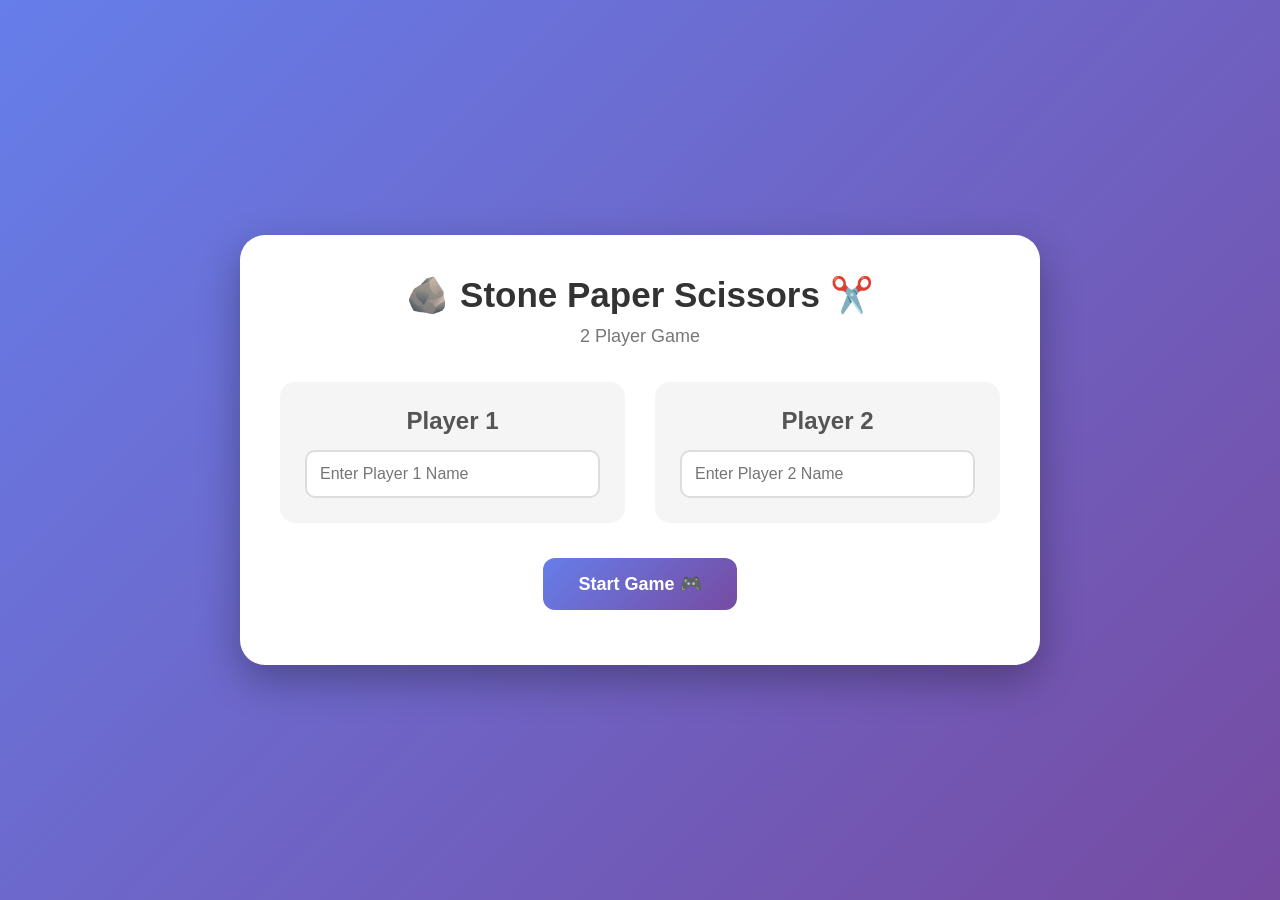
<file: index.html>
<!DOCTYPE html>
<html lang="en">
<head>
    <meta charset="UTF-8">
    <meta name="viewport" content="width=device-width, initial-scale=1.0">

    <title>Stone Paper Scissors</title>

    <link rel="stylesheet" href="style.css">
</head>

<body>

    <div class="container">

        <h1>🪨 Stone Paper Scissors ✂️</h1>

        <p class="subtitle">2 Player Game</p>

        <div class="players">

            <div class="player-box">
                <h2>Player 1</h2>

                <input
                    type="text"
                    id="player1"
                    placeholder="Enter Player 1 Name"
                >
            </div>

            <div class="player-box">
                <h2>Player 2</h2>

                <input
                    type="text"
                    id="player2"
                    placeholder="Enter Player 2 Name"
                >
            </div>

        </div>

        <button class="start-btn" onclick="startGame()">
            Start Game 🎮
        </button>

        <p id="error"></p>

    </div>

    <script src="script.js"></script>

</body>
</html>
</file>
<file: style.css>
* {
    margin: 0;
    padding: 0;
    box-sizing: border-box;
}

body {
    font-family: Arial, sans-serif;

    min-height: 100vh;

    display: flex;
    justify-content: center;
    align-items: center;

    background: linear-gradient(
        135deg,
        #667eea,
        #764ba2
    );

    padding: 20px;
}

.container {
    width: 100%;
    max-width: 800px;

    background: white;

    padding: 40px;

    border-radius: 25px;

    text-align: center;

    box-shadow: 0 15px 40px rgba(0, 0, 0, 0.3);
}

h1 {
    color: #333;
    font-size: 35px;

    margin-bottom: 10px;
}

.subtitle {
    color: #777;
    font-size: 18px;

    margin-bottom: 35px;
}

.players {
    display: flex;

    justify-content: center;

    gap: 30px;

    margin-bottom: 35px;
}

.player-box {
    width: 50%;

    padding: 25px;

    background: #f5f5f5;

    border-radius: 15px;

    transition: 0.3s;
}

.player-box:hover {
    transform: translateY(-5px);

    box-shadow: 0 8px 20px rgba(0, 0, 0, 0.15);
}

.player-box h2 {
    color: #555;

    margin-bottom: 15px;
}

input {
    width: 100%;

    padding: 13px;

    border: 2px solid #ddd;

    border-radius: 10px;

    font-size: 16px;

    outline: none;
}

input:focus {
    border-color: #667eea;
}

.start-btn {
    padding: 15px 35px;

    border: none;

    border-radius: 12px;

    background: linear-gradient(
        135deg,
        #667eea,
        #764ba2
    );

    color: white;

    font-size: 18px;

    font-weight: bold;

    cursor: pointer;

    transition: 0.3s;
}

.start-btn:hover {
    transform: scale(1.05);

    box-shadow: 0 8px 20px rgba(102, 126, 234, 0.4);
}

#error {
    color: #e74c3c;

    margin-top: 15px;

    font-weight: bold;
}


/* Responsive */

@media (max-width: 600px) {

    .container {
        padding: 25px;
    }

    h1 {
        font-size: 26px;
    }

    .players {
        flex-direction: column;

        gap: 15px;
    }

    .player-box {
        width: 100%;
    }
}
</file>
<file: game.css>
* {
    margin: 0;

    padding: 0;

    box-sizing: border-box;
}

body {

    font-family: Arial, sans-serif;

    min-height: 100vh;

    display: flex;

    justify-content: center;

    align-items: center;

    background: linear-gradient(
        135deg,
        #667eea,
        #764ba2
    );

    padding: 20px;
}

.game-container {

    width: 100%;

    max-width: 850px;

    background: white;

    padding: 35px;

    border-radius: 25px;

    text-align: center;

    box-shadow:
        0 15px 40px rgba(0, 0, 0, 0.3);
}

h1 {

    font-size: 32px;

    color: #333;

    margin-bottom: 30px;
}


.score-board {

    display: flex;

    justify-content: space-around;

    background: #f5f5f5;

    padding: 20px;

    border-radius: 15px;

    margin-bottom: 25px;
}

.score-board h2 {

    color: #555;

    margin-bottom: 10px;
}

.score-board p {

    font-size: 35px;

    font-weight: bold;

    color: #667eea;
}


#round {

    color: #444;

    margin: 20px;
}


.turn-box {

    background: #667eea;

    color: white;

    padding: 20px;

    border-radius: 15px;

    margin-bottom: 25px;
}


.turn-box h2 {

    margin-bottom: 8px;
}


.choices {

    display: flex;

    justify-content: center;

    gap: 20px;

    margin: 30px 0;
}


.choices button {

    width: 150px;

    height: 130px;

    border: none;

    border-radius: 20px;

    background: #f1f1f1;

    font-size: 55px;

    cursor: pointer;

    transition: 0.3s;
}


.choices button span {

    display: block;

    font-size: 17px;

    margin-top: 8px;

    color: #444;
}


.choices button:hover {

    background: #667eea;

    transform: translateY(-8px);

    box-shadow:
        0 10px 20px rgba(102, 126, 234, 0.4);
}


.result {

    min-height: 70px;

    padding: 20px;

    background: #f7f7f7;

    border-radius: 15px;

    font-size: 20px;

    font-weight: bold;

    color: #333;

    margin-bottom: 20px;
}


.next-btn,
.home-btn {

    padding: 12px 25px;

    border: none;

    border-radius: 10px;

    color: white;

    font-size: 16px;

    cursor: pointer;

    margin: 5px;

    transition: 0.3s;
}


.next-btn {

    background: #2ecc71;
}


.home-btn {

    background: #e74c3c;
}


.next-btn:hover,
.home-btn:hover {

    transform: scale(1.05);
}


@media (max-width: 600px) {

    .game-container {

        padding: 20px;
    }

    h1 {

        font-size: 25px;
    }

    .choices {

        gap: 10px;
    }

    .choices button {

        width: 95px;

        height: 100px;

        font-size: 35px;
    }

    .choices button span {

        font-size: 13px;
    }
}
</file>
